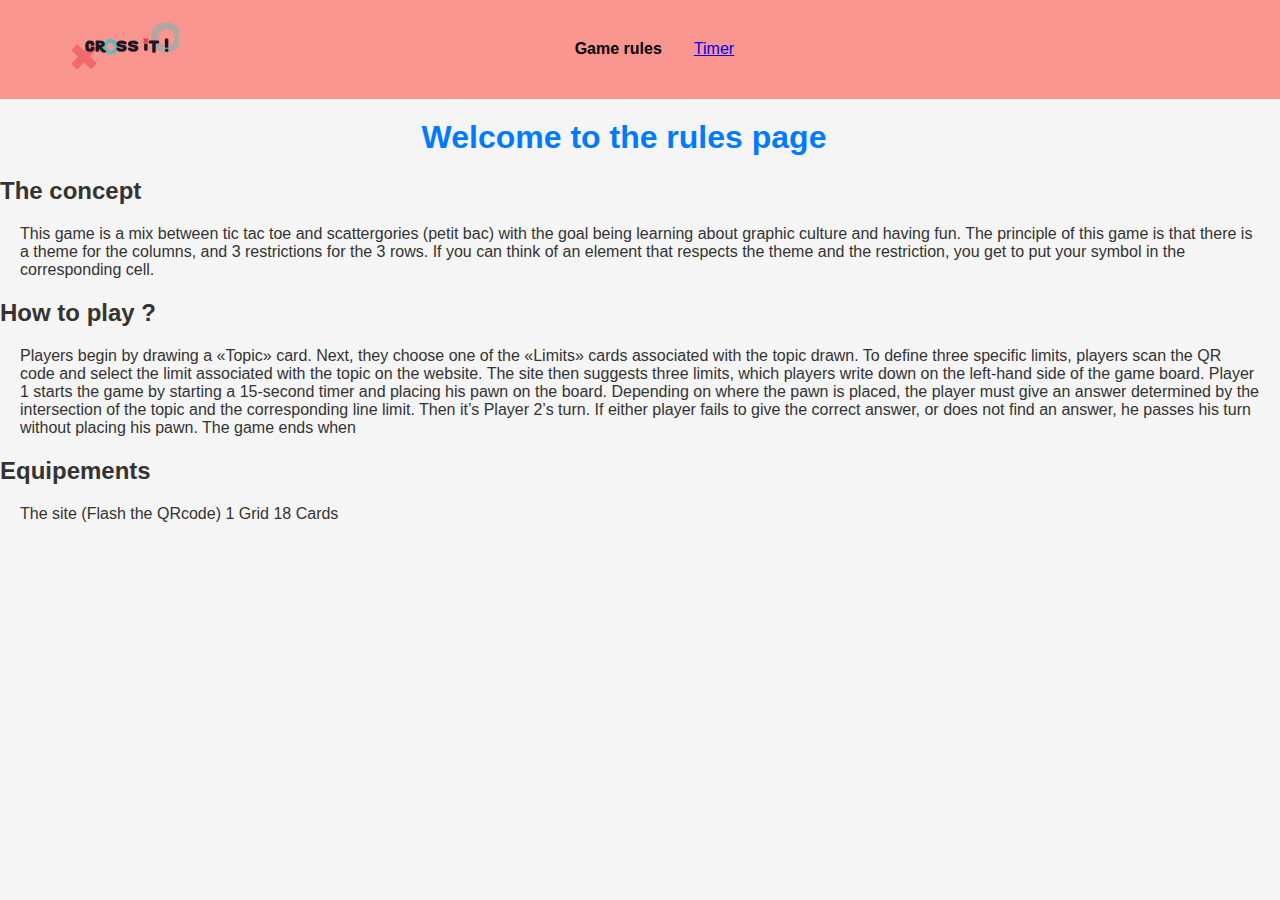
<file: rules.html>
<!DOCTYPE html>
<html lang="en">
<head>
    <meta charset="UTF-8">
    <title>Rules</title>
    <meta name="viewport" content="width=device-width, initial-scale=1.0, user-scalable=no">
    <link rel="stylesheet" href="rules.css">
</head>
<body>
<header>
    <a href="index.html">
        <img src="logo/logo-02.svg" alt="logo" class="logo">
    </a>
    <div class="title-div">
        <a href="rules.html" class="title">Game rules</a>
        <a href="timer.html" class="title42">Timer</a>
    </div>
</header>

<style>
    body {
        font-family: 'Arial', sans-serif;
        margin: 0;
        padding: 0;
        background-color: #f5f5f5;
        color: #333;
    }

    h1 {
        text-align: center;
        margin-top: 20px;
        color: #007bff;
    }

    .colorThemesContainer {
        display: flex;
        flex-wrap: wrap;
        justify-content: center;
        align-items: center;
        margin-top: 20px;
    }

    .themeBox {
        width: 80px;
        height: 80px;
        margin: 10px;
        background-color: #3498db;
        border-radius: 5px;
        cursor: pointer;
        transition: background-color 0.3s ease;
    }

    .themeBox:hover {
        background-color: #2980b9;
    }

    footer {
        text-align: center;
        padding: 20px;
        background-color: #333;
        color: #fff;
    }

    @media screen and (max-width: 768px) {
        .themeBox {
            width: 60px;
            height: 60px;
        }
    }

    p {
        margin: 20px;

        
    }
</style>


<h1 class="title2">Welcome to the rules page</h1>


<h2>The concept</h2>


       <p>This game is a mix between tic tac toe and scattergories (petit bac) with the goal
       being learning about graphic culture and having fun.
       The principle of this game is that there is a theme for the columns, and 3
       restrictions for the 3 rows. If you can think of an element that respects the theme
       and the restriction, you get to put your symbol in the corresponding cell.
       </p>

<h2>How to play ?</h2>

<p>Players begin by drawing a «Topic» card. Next, they choose one of the «Limits» cards
    associated with the topic drawn. To define three specific limits, players scan the QR code
    and select the limit associated with the topic on the website. The site then suggests three
    limits, which players write down on the left-hand side of the game board.
    Player 1 starts the game by starting a 15-second timer
    and placing his pawn on the board. Depending on
    where the pawn is placed, the player must give
    an answer determined by the intersection of the
    topic and the corresponding line limit.
    Then it’s Player 2’s turn.
    If either player fails to give the correct answer,
    or does not find an answer, he passes his turn
    without placing his pawn. The game ends when</p>


<h2>Equipements</h2>

<p>The site (Flash the QRcode)
    1 Grid
    18 Cards</p>

</body>
</html>
</file>
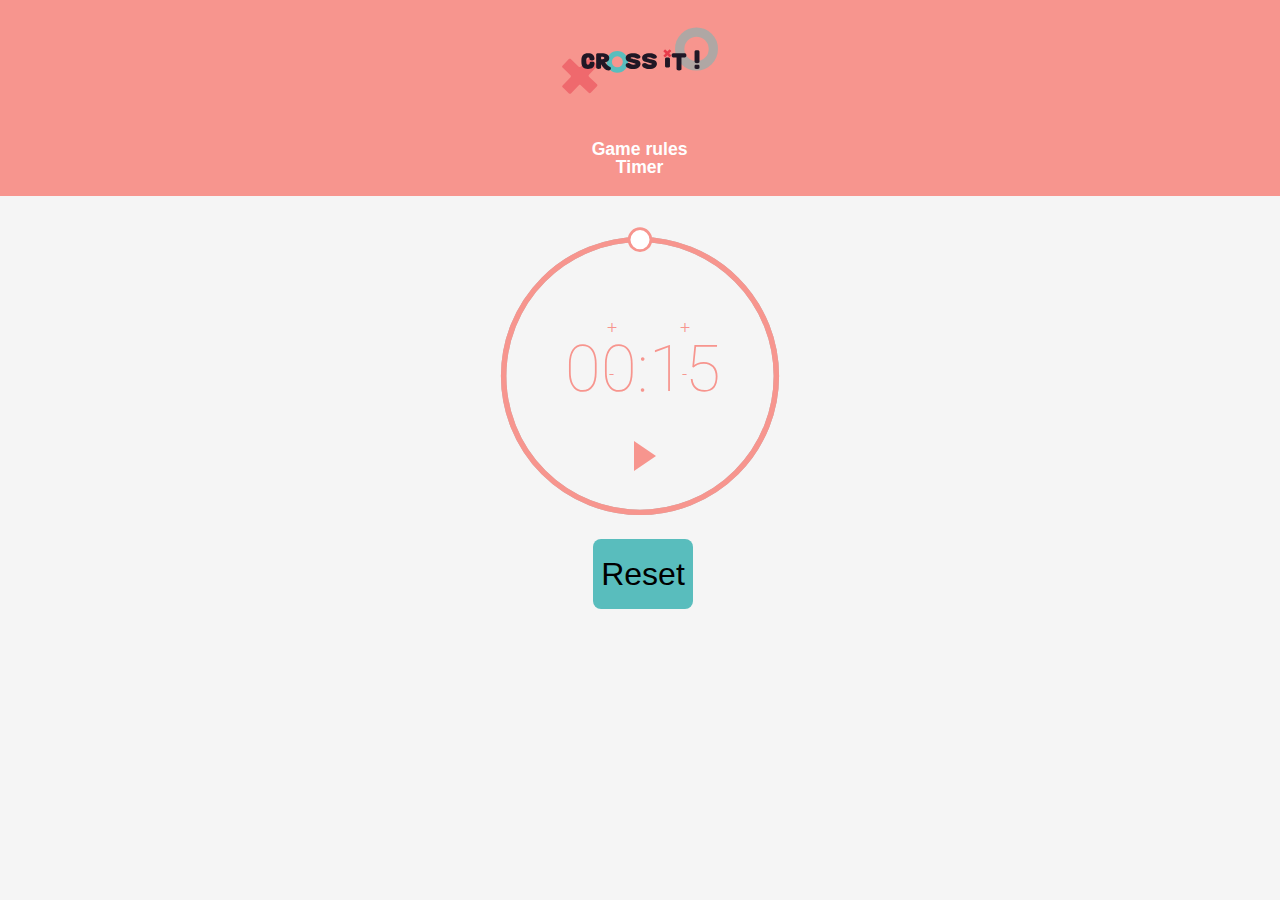
<file: timer.html>
<!DOCTYPE html>
<html lang="en">
<head>
    <meta charset="UTF-8">
    <meta name="viewport" content="width=device-width, initial-scale=1.0">
    <title>Cross It</title>
    <link rel="stylesheet" href="timer.css">
</head>

<header>
    <a href="index.html">
        <img src="logo/logo-02.svg" alt="logo" class="logo">
    </a>
<div class="title-div">
    <a href="index.php" class="title">Game rules</a>
    <a href="timer.html" class="title">Timer</a>
</div>
</header>
<body>
<div class="container">
    <div class="setters">
        <div class="minutes-set">
            <button data-setter="minutes-plus">+</button>
            <button data-setter="minutes-minus">-</button>
        </div>
        <div class="seconds-set">
            <button data-setter="seconds-plus">+</button>
            <button data-setter="seconds-minus">-</button>
        </div>
    </div>
    <div class="circle">
        <svg width="300" viewBox="0 0 220 220" xmlns="http://www.w3.org/2000/svg">
            <g transform="translate(110,110)">
                <circle r="100" class="e-c-base"/>
                <g transform="rotate(-90)">
                    <circle r="100" class="e-c-progress"/>
                    <g id="e-pointer">
                        <circle cx="100" cy="0" r="8" class="e-c-pointer"/>
                    </g>
                </g>
            </g>
        </svg>
    </div>
    <div class="controlls">
        <div class="display-remain-time">00:30</div>
        <button class="play" id="pause"></button>
        <button id="reset">Reset</button>

    </div>
</div>
<script src="timer.js"></script>
</body>
</html>
</file>
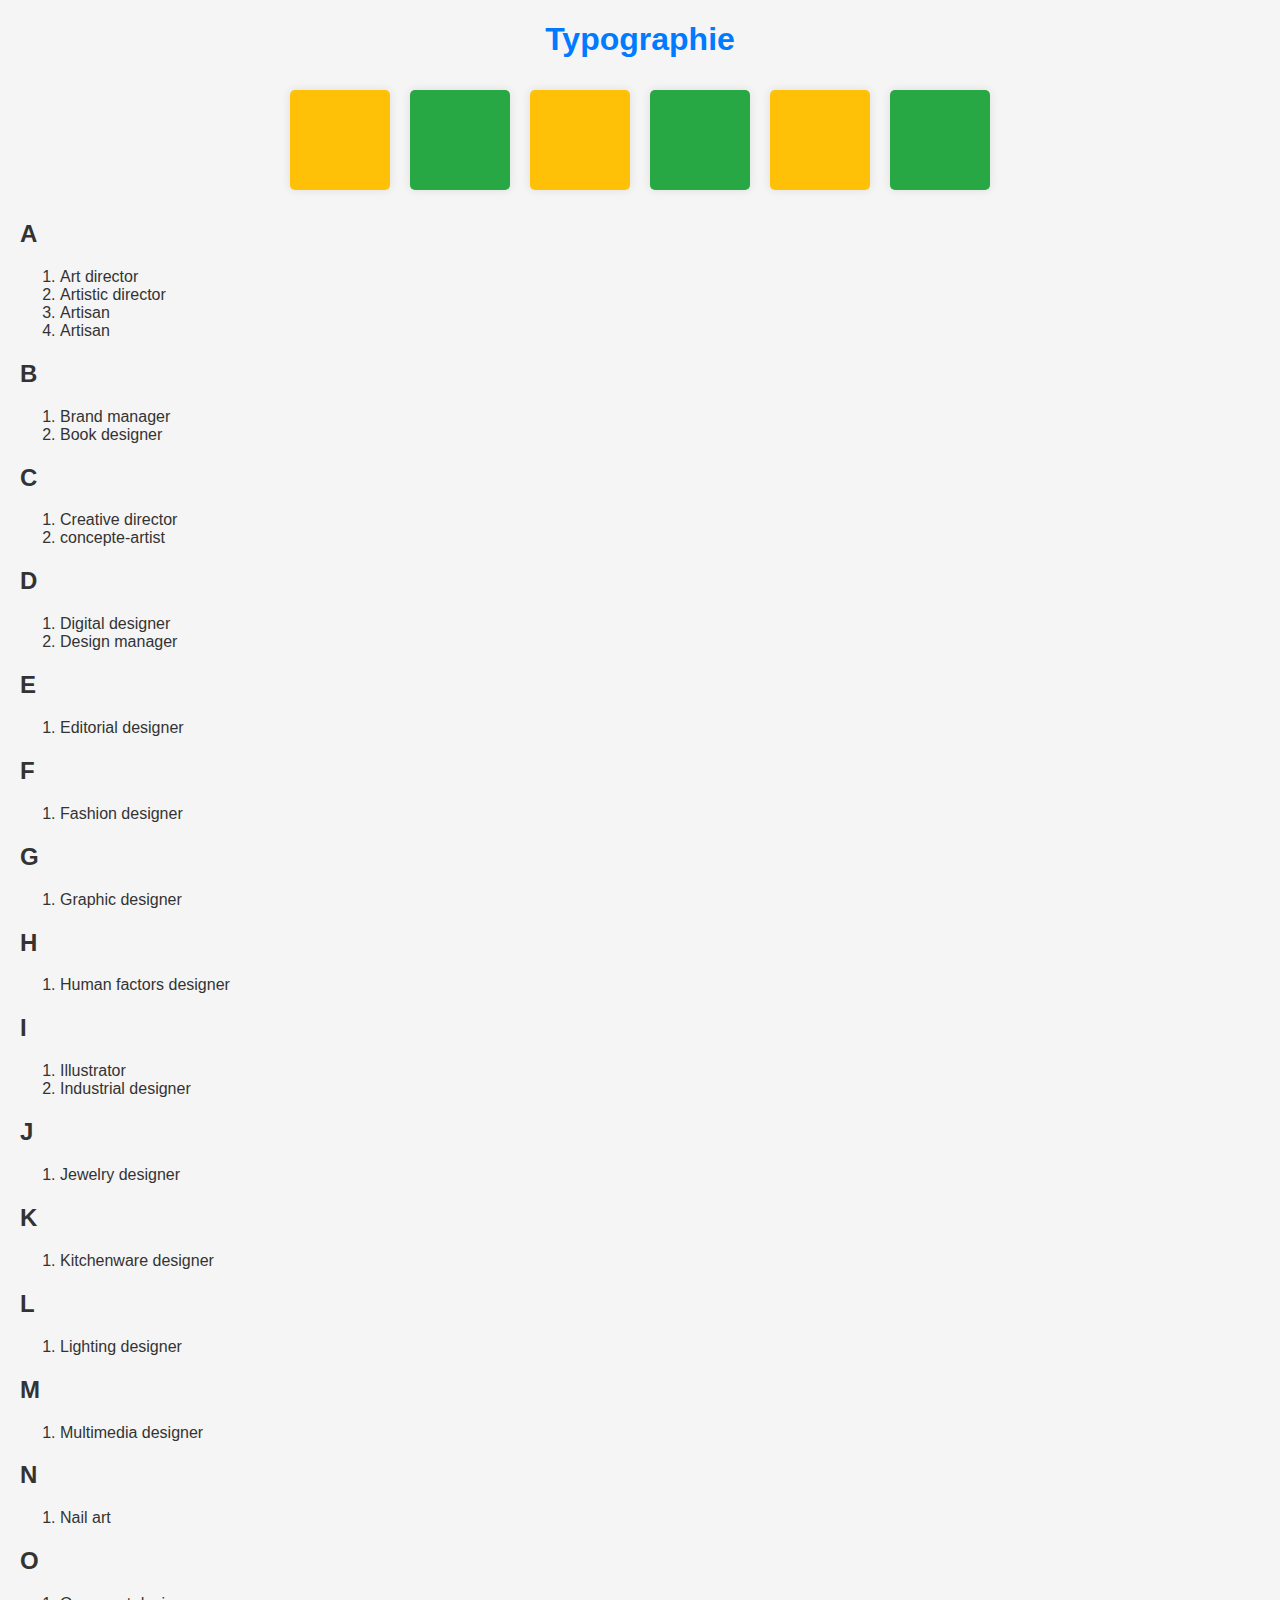
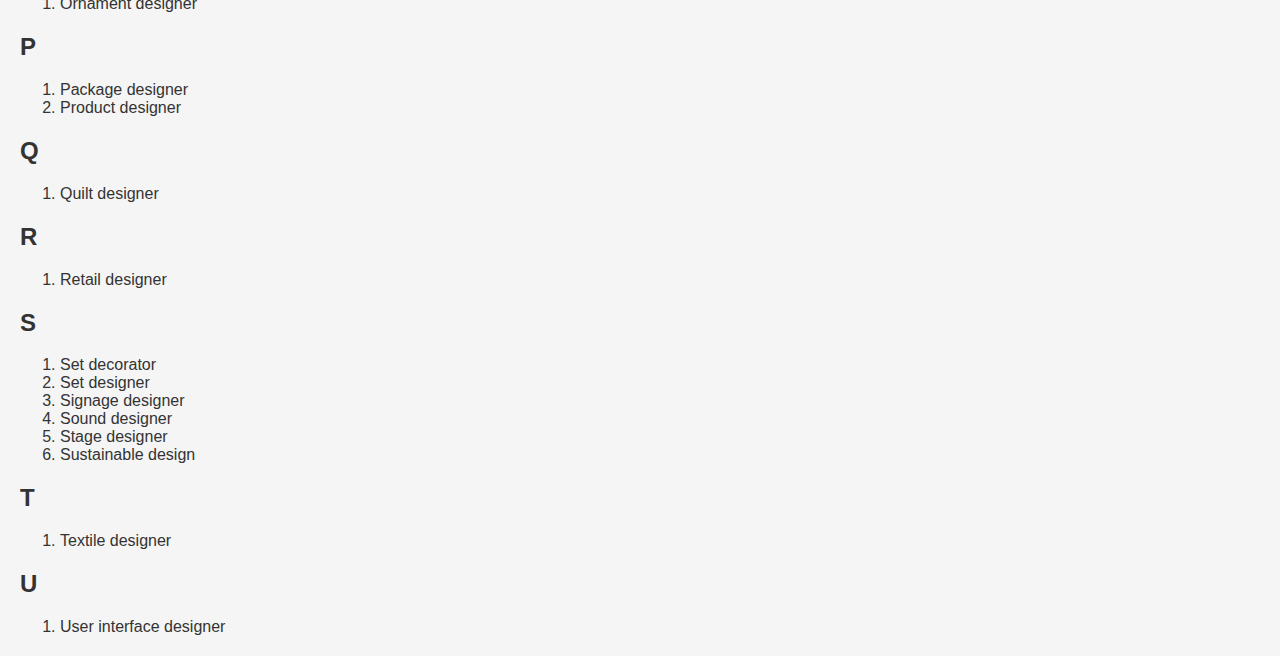
<file: indice/design_job/letter.html>
<!DOCTYPE html>
<html lang="en">
<head>
    <meta charset="UTF-8">
    <title>Type</title>
    <style>
        body {
            font-family: 'Arial', sans-serif;
            margin: 20px;
            background-color: #f5f5f5;
            color: #333;
        }

        h1 {
            text-align: center;
            color: #007bff;
        }

        .colorThemesContainer {
            display: flex;
            flex-wrap: wrap;
            justify-content: center;
            margin-top: 20px;
        }

        .themeBox {
            width: 100px;
            height: 100px;
            margin: 10px;
            border-radius: 5px;
            box-shadow: 0 0 10px rgba(0, 0, 0, 0.1);
            cursor: pointer;
            transition: transform 0.2s ease-in-out;
        }

        .themeBox:hover {
            transform: scale(1.1);
        }

        .themeBox:nth-child(odd) {
            background-color: #ffc107;
        }

        .themeBox:nth-child(even) {
            background-color: #28a745;
        }

        footer {
            text-align: center;
            margin-top: 20px;
            color: #555;
        }

        a {
            text-decoration: none;
            color: #333;
            font-weight: bold;
        }
    </style>
</head>
<body>

<h1>Typographie</h1>


<div class="colorThemesContainer">
    <div class="themeBox"></div>
    <div class="themeBox"></div>
    <div class="themeBox"></div>
    <div class="themeBox"></div>
    <div class="themeBox"></div>
    <div class="themeBox"></div>
</div>

<footer>

</footer>

<script src="letter.js"></script>
</body>
</html>
</file>
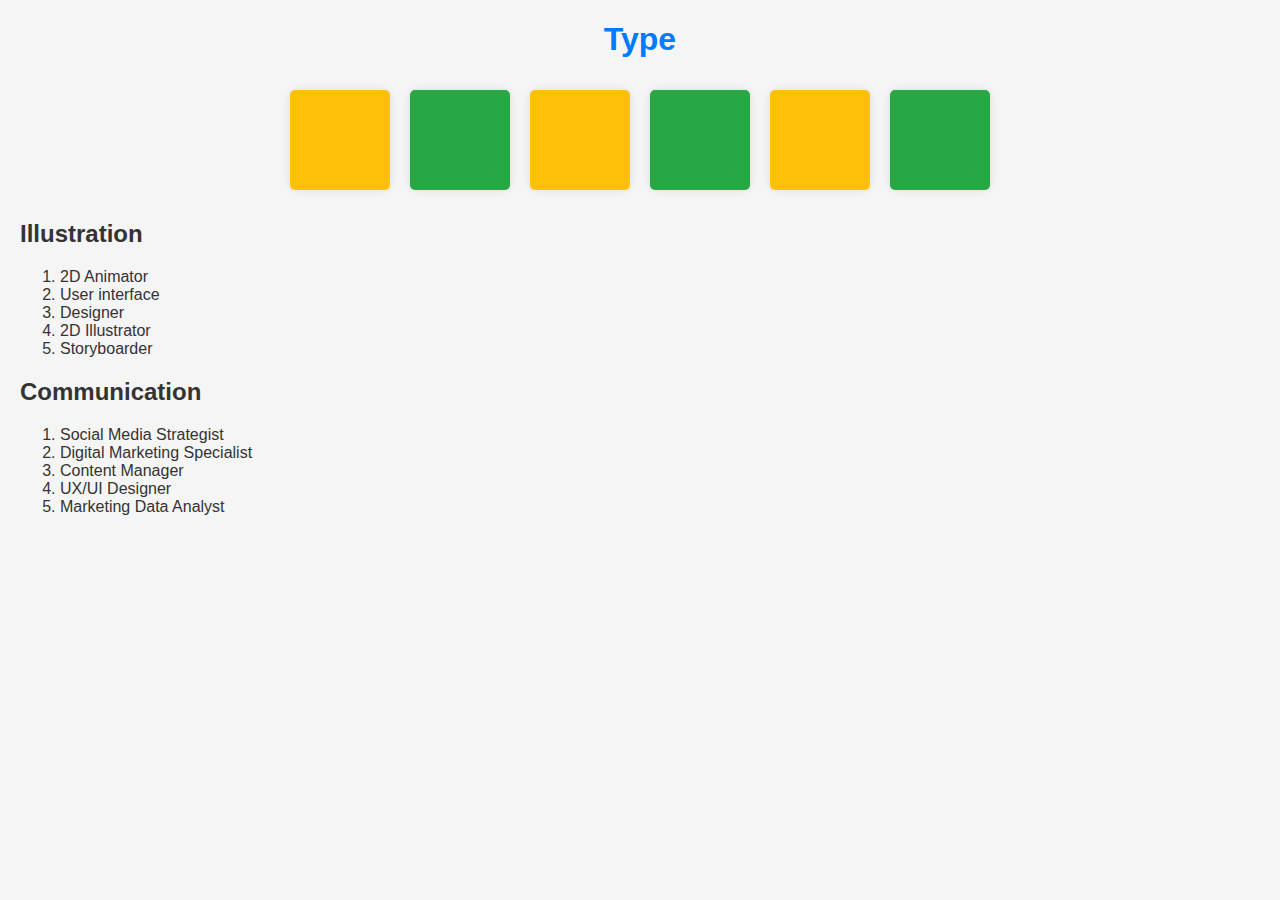
<file: indice/design_job/type.html>
<!DOCTYPE html>
<html lang="en">
<head>
    <meta charset="UTF-8">
    <title>Type</title>
    <style>
        body {
            font-family: 'Arial', sans-serif;
            margin: 20px;
            background-color: #f5f5f5;
            color: #333;
        }

        h1 {
            text-align: center;
            color: #007bff;
        }

        .colorThemesContainer {
            display: flex;
            flex-wrap: wrap;
            justify-content: center;
            margin-top: 20px;
        }

        .themeBox {
            width: 100px;
            height: 100px;
            margin: 10px;
            border-radius: 5px;
            box-shadow: 0 0 10px rgba(0, 0, 0, 0.1);
            cursor: pointer;
            transition: transform 0.2s ease-in-out;
        }

        .themeBox:hover {
            transform: scale(1.1);
        }

        .themeBox:nth-child(odd) {
            background-color: #ffc107;
        }

        .themeBox:nth-child(even) {
            background-color: #28a745;
        }

        footer {
            text-align: center;
            margin-top: 20px;
            color: #555;
        }

        a {
            text-decoration: none;
            color: #333;
            font-weight: bold;
        }
    </style>
</head>
<body>

<h1>Type</h1>


<div class="colorThemesContainer">
    <div class="themeBox"></div>
    <div class="themeBox"></div>
    <div class="themeBox"></div>
    <div class="themeBox"></div>
    <div class="themeBox"></div>
    <div class="themeBox"></div>
</div>

<footer>

</footer>

<script src="type.js"></script>
</body>
</html>
</file>
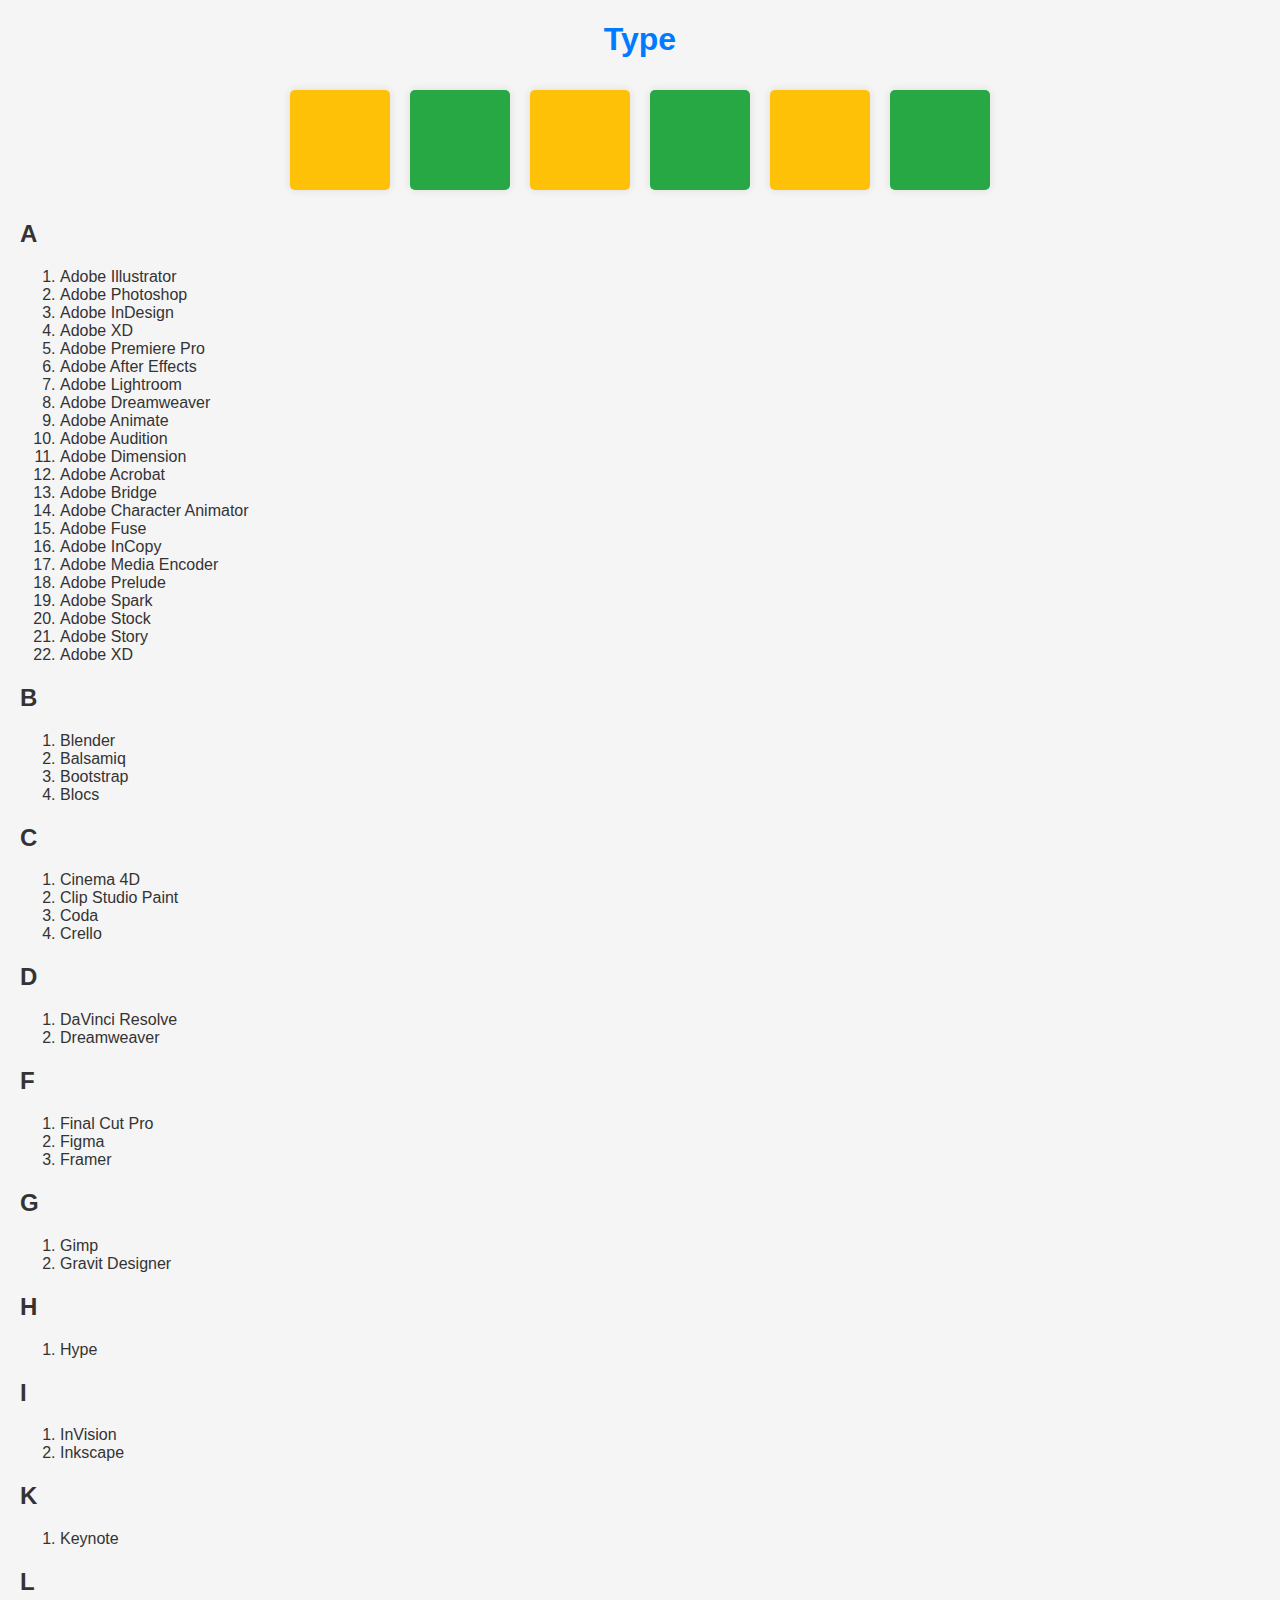
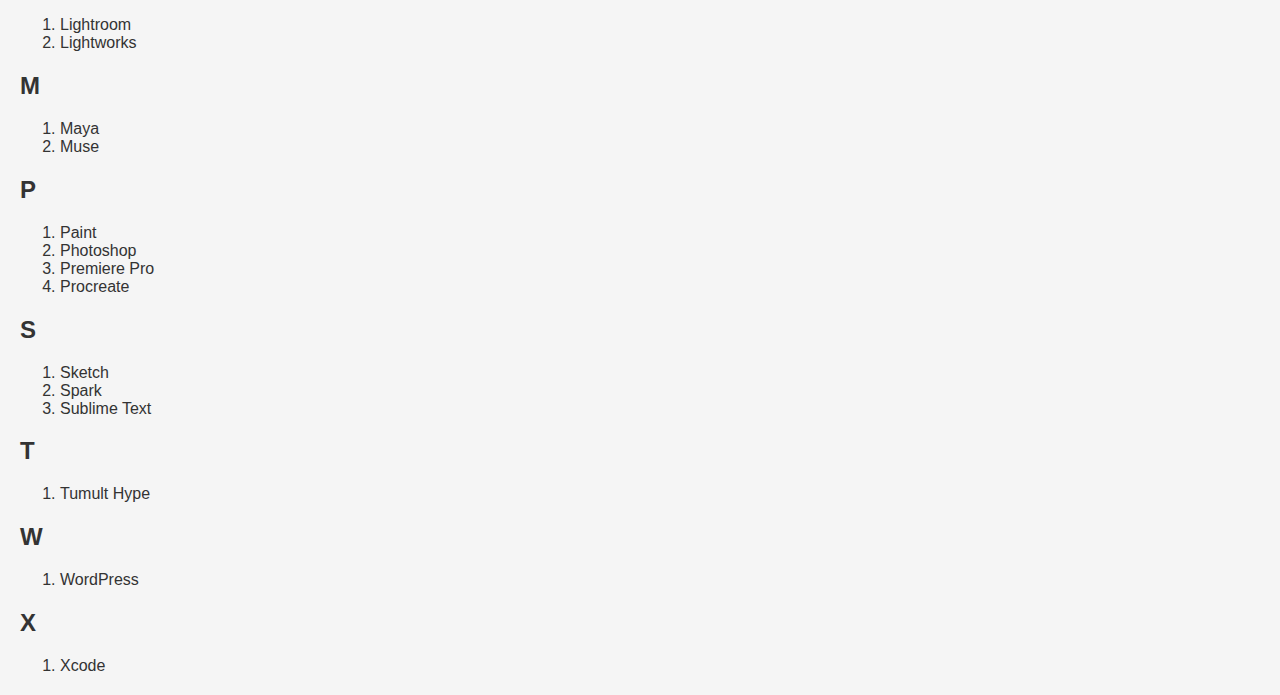
<file: indice/software/letter.html>
<!DOCTYPE html>
<html lang="en">
<head>
    <meta charset="UTF-8">
    <title>Letter</title>
    <style>
        body {
            font-family: 'Arial', sans-serif;
            margin: 20px;
            background-color: #f5f5f5;
            color: #333;
        }

        h1 {
            text-align: center;
            color: #007bff;
        }

        .colorThemesContainer {
            display: flex;
            flex-wrap: wrap;
            justify-content: center;
            margin-top: 20px;
        }

        .themeBox {
            width: 100px;
            height: 100px;
            margin: 10px;
            border-radius: 5px;
            box-shadow: 0 0 10px rgba(0, 0, 0, 0.1);
            cursor: pointer;
            transition: transform 0.2s ease-in-out;
        }

        .themeBox:hover {
            transform: scale(1.1);
        }

        .themeBox:nth-child(odd) {
            background-color: #ffc107;
        }

        .themeBox:nth-child(even) {
            background-color: #28a745;
        }

        footer {
            text-align: center;
            margin-top: 20px;
            color: #555;
        }

        a {
            text-decoration: none;
            color: #333;
            font-weight: bold;
        }
    </style>
</head>
<body>

<h1>Type</h1>


<div class="colorThemesContainer">
    <div class="themeBox"></div>
    <div class="themeBox"></div>
    <div class="themeBox"></div>
    <div class="themeBox"></div>
    <div class="themeBox"></div>
    <div class="themeBox"></div>
</div>

<footer>

</footer>

<script src="letter.js"></script>
</body>
</html>
</file>
<file: rules.css>
header {
    display: flex;
    flex-direction: row;
    justify-content: space-between;
    align-items: center;
    width: 100%;
    height: auto;
    background-color: #F7958E;
    padding: 10px; /* Ajout d'un padding pour plus d'espace autour du contenu du header */
}

.logo {
    width: 100%; /* Utiliser la largeur maximale disponible pour le logo */
    max-width: 200px; /* Définir une largeur maximale pour éviter le débordement sur de petits écrans */
    height: auto; /* Garantir que la hauteur s'ajuste automatiquement en fonction de la largeur */
    margin-left: 2rem;
}

.logo:hover {
    transform: scale(1.1);
    transition: transform 0.5s;
}

.title-div {
    display: flex;
    flex-direction: row;
    justify-content: center;
    align-items: center; /* Centrer les éléments verticalement sur les écrans plus petits */
    width: 100%;
    background-color: #F7958E;
    padding: 10px; /* Ajout d'un padding pour plus d'espace autour du contenu de title-div */
    margin-right: 10rem;
}

.title {
    font-size: 1rem;
    color: black;
    margin-right: 2rem;
    text-decoration: none;
    font-weight: bold;
}


.title4:hover {
    transform: scale(1.1);
    transition: transform 0.5s;
}

.title:hover {
    transform: scale(1.1);
    transition: transform 0.5s;
}

.title2 {
    font-size: 2rem;
    margin-right: 2rem;
    text-align: center; /* Centrer le texte sur les écrans plus petits */
    text-decoration: none;
}
</file>
<file: timer.css>
@import url('https://fonts.googleapis.com/css?family=Roboto:100,300');


body {
    font-family: 'Arial', sans-serif;
    display: flex;
    flex-direction: column;
    align-items: center;
    justify-content: center;
    margin: 0;
    background-color: #f5f5f5;
}



header {
    display: flex;
    flex-direction: column;
    justify-content: center;
    align-items: center;
    width: 100%;
    background-color: #F7958E;
    padding: 10px;
}

.logo {
    width: 20rem;
    max-width: 100%;
    height: auto;
    margin-bottom: 10px;

}
.title-div{
display: flex;
flex-direction: column;
justify-content: center;
align-items: center;
width: 100%;
background-color: #F7958E;
padding: 10px;
margin: 0;
}


.title, .title4:hover {
    transform: scale(1.1);
    transition: transform 0.5s;
}

.title4{
    font-size: 1rem;
    color: black;
    margin-right: 2rem;
    text-decoration: none;
    font-weight: bold;
}

.logo {
    width: 15rem;
    height: auto;
}

.title {
    font-size: 1rem;
    color: white;
    margin: 0 1rem;
    text-decoration: none;
    font-weight: bold;


}

.title:hover {
    transform: scale(1.1);
    transition: transform 0.5s;
}

.container {
    display: flex;
    flex-direction: column;
    align-items: center;
    justify-content: center;
    margin: 2rem;
}

.setters {
    display: flex;
    margin-bottom: 1rem;
}

.setters div {
    display: flex;
    flex-direction: column;
    margin: 0 1rem;
}

.circle {
    width: 100%;
    max-width: 300px;
    margin-bottom: 1rem;
}

.controlls {
    display: flex;
    flex-direction: column;
    align-items: center;
}

.display-remain-time {
    font-size: 2rem;
    margin-bottom: 1rem;
}

button {
    padding: 0.5rem;
    margin: 0.5rem;
    cursor: pointer;
    border-radius: 0.5rem;
}

button[data-setter] {
    outline: none;
    background: transparent;
    border: none;
    font-family: 'Roboto';
    font-weight: 300;
    font-size: 18px;
    width: 25px;
    height: 30px;
    color: #F7958E;
    cursor: pointer;
}
button[data-setter]:hover {
    opacity: 0.5;
}
.container {
    position: relative;
    top: 30px;
    width: 300px;
    margin: 0 auto;
}
.setters {
    position: absolute;
    left: 85px;
    top: 75px;
}
.minutes-set {
    float: left;
    margin-right: 28px;
}
.seconds-set {
    float: right;
}
.controlls {
    position: absolute;
    left: 75px;
    top: 105px;
    text-align: center;
}
.display-remain-time {
    font-family: 'Roboto';
    font-weight: 100;
    font-size: 65px;
    color: #F7958E;
}
#pause {
    outline: none;
    background: transparent;
    border: none;
    margin-top: 10px;
    width: 50px;
    height: 50px;
    position: relative;
}
.play::before {
    display: block;
    content: "";
    position: absolute;
    top: 8px;
    left: 16px;
    border-top: 15px solid transparent;
    border-bottom: 15px solid transparent;
    border-left: 22px solid #F7958E;
}
.pause::after {
    content: "";
    position: absolute;
    top: 8px;
    left: 12px;
    width: 15px;
    height: 30px;
    background-color: transparent;
    border-radius: 1px;
    border: 5px solid #F7958E;
    border-top: none;
    border-bottom: none;
}
#pause:hover {
    opacity: 0.8;
}
.e-c-base {
    fill: none;
    stroke: #B6B6B6;
    stroke-width: 4px
}
.e-c-progress {
    fill: none;
    stroke: #F7958E;
    stroke-width: 4px;
    transition: stroke-dashoffset 0.7s;
}
.e-c-pointer {
    fill: #FFF;
    stroke: #F7958E;
    stroke-width: 2px;
}
#e-pointer {
    transition: transform 0.7s;
}

#reset {
    background-color: #59BDBD;
    color: black;
    width: 100px; /* Définissez la largeur du bouton */
    height: 70px; /* Définissez la hauteur du bouton */
    border: none;
    cursor: pointer;
    margin-top: 3rem;
    font-size: 2rem;


}

#reset:hover {
    transform: scale(1.1);
    transition: transform 0.5s;
}
</file>
